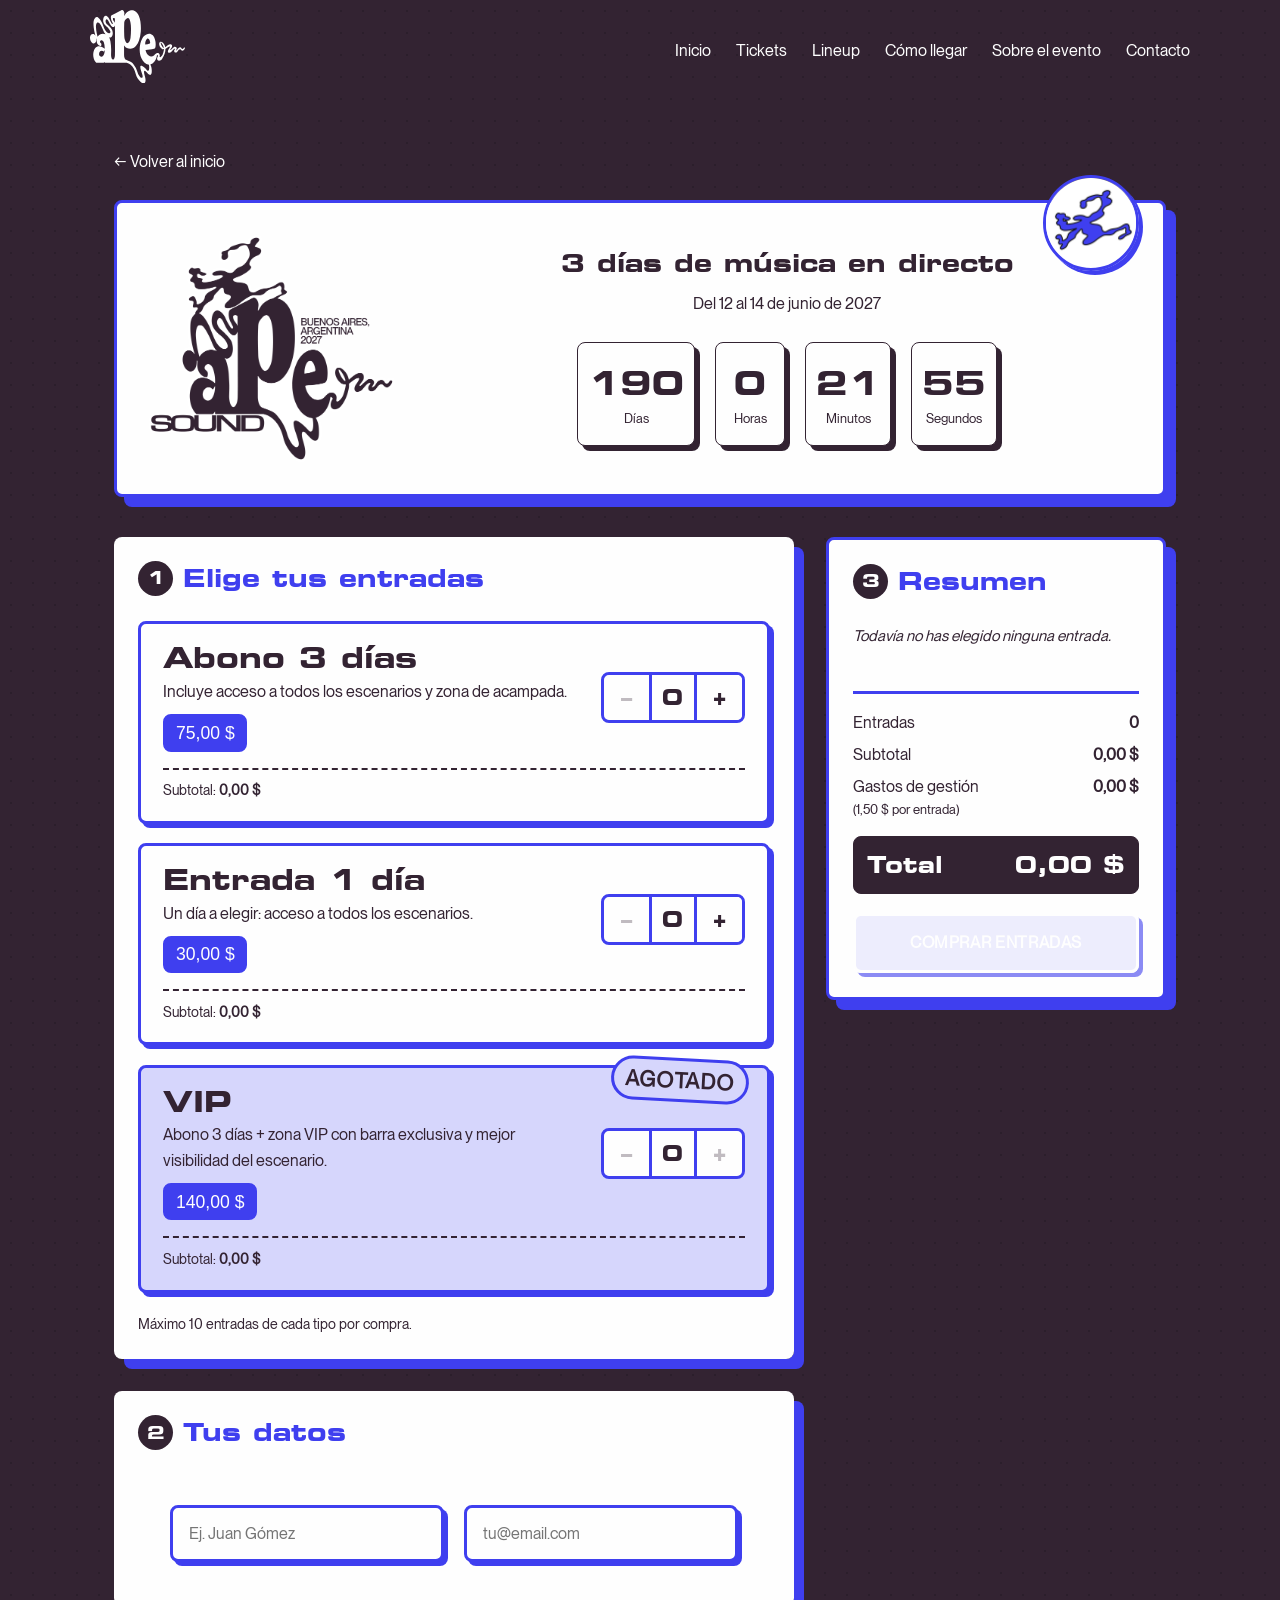
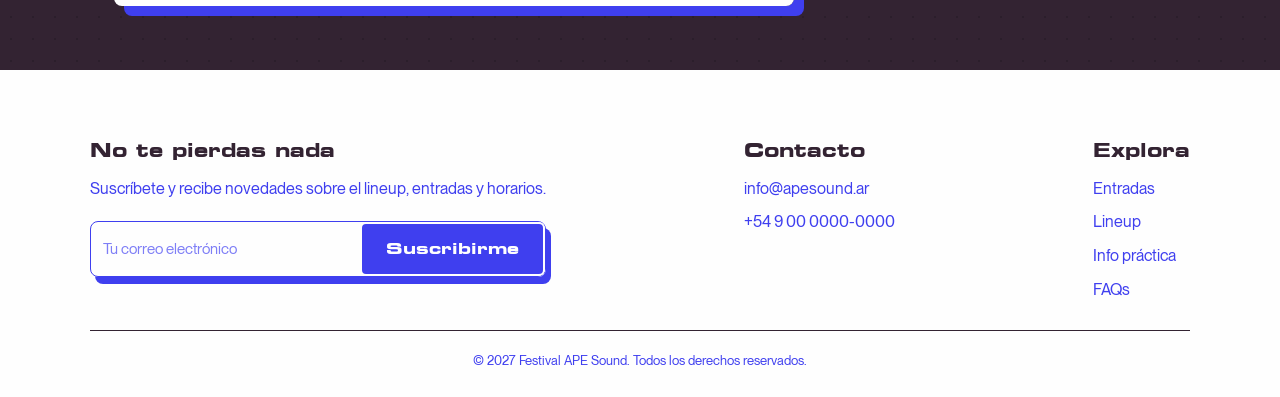
<file: tickets/index.html>
<!doctype html>
<html lang="es">
    <head>
        <meta charset="UTF-8" />
        <meta name="viewport" content="width=device-width, initial-scale=1.0" />
        <title>APE Sound - Tickets</title>
        <meta name="description" content="Festival APE Sound: 3 días de música en directo con 20 artistas y bandas. Consulta el lineup, los horarios, cómo llegar y consigue tu entrada."/>
    <link rel="shortcut icon" href="../assets/image/favicon_white.png" type="image/x-icon" />

        <link rel="stylesheet" href="../assets/css/style.css" />
        <link rel="stylesheet" href="../assets/css/tickets.css" />
    </head>
    <body>
        <!-- NAV -->
        <nav class="navbar">
            <div class="nav-container">
                <div class="logo">
                    <svg
                        width="500"
                        viewBox="0 0 500 386"
                        fill="none"
                        xmlns="http://www.w3.org/2000/svg"
                    >
                        <path
                        d="M447.971 204.618C448.177 203.698 445.389 203.362 444.534 203.754C440.211 205.739 437.573 209.055 434.555 212.58L428.411 219.761C425.606 223.039 421.049 224.695 416.947 224.95C413.289 225.179 410.651 222.855 410.135 219.392C409.495 215.094 411.039 211.025 413.516 207.488C416.78 202.83 423.003 194.165 420.302 192.268C417.681 190.428 409.597 195.629 405.696 198.674L396.938 205.509L396.955 210.235C396.973 215.013 395.83 219.625 394.626 224.245C391.501 236.251 386.749 247.554 379.209 257.334C375.355 262.334 370.333 265.928 364.111 266.646C358.611 267.282 354.212 263.96 353.373 258.52C352.444 252.493 354.608 246.865 358.146 241.629C357.354 239.273 355.315 237.309 352.729 237.021L350.2 249.634C345.357 266.055 334.413 281.774 317.427 286.683C322.429 295.101 324.411 304.281 324.946 313.896C325.409 322.228 325.907 337.59 319.614 340.859C312.071 344.781 303.68 333.953 297.91 327.964L292.55 322.4C291.201 321 288.721 319.95 286.653 319.957C282.714 322.848 284.72 333.202 286.462 339.358L288.981 348.264C291.849 358.399 294.932 373.694 289.567 382.198C284.766 389.809 272.809 384.774 265.547 377.76C253.983 366.591 244.81 352.598 240.742 336.767C235.562 316.607 228.928 300.355 212.247 287.046C206.476 282.695 200.217 279.835 192.947 278.171L77.2408 278.194L77.1751 272.124L72.504 278.278L32.9169 278.27C26.6342 272.722 21.503 262.758 19.4197 254.639C14.5473 235.649 16.2276 215.891 27.6687 199.987C41.8689 184.843 62.5991 191.393 77.1408 204.495C77.788 192.962 76.3577 181.242 72.5312 170.044C70.3664 163.71 65.0896 157.338 58.854 159.102C55.1346 160.155 52.8784 163.33 52.4297 166.502C51.7796 171.088 55.0046 172.784 57.8995 175.558C61.0058 178.628 60.3443 185.995 58.3338 189.779C52.5397 190.709 47.1757 187.274 43.1906 183.35C39.2412 179.459 37.3122 174.659 35.9376 169.291C34.6087 164.102 34.6902 158.852 35.3375 153.394C35.4975 152.043 35.6747 150.872 33.9857 149.98L33.3985 155.97C32.7998 162.081 31.4123 168.137 27.17 172.485C23.5721 176.172 18.4067 177.225 13.7156 174.951C-0.11019 168.249 -5.09984 141.488 6.34406 129.535C9.85339 125.868 14.9016 124.79 19.5826 126.868C23.5949 128.649 25.9812 131.846 28.6574 135.439C28.2859 132.926 27.3643 130.863 26.6856 128.511C23.2448 116.593 21.1158 104.737 19.5298 92.3685C18.2109 82.0795 17.8594 72.0876 18.6296 61.8785C19.2126 54.1593 21.736 47.6156 26.5913 41.8247C30.6793 36.948 36.7863 35.2267 42.3833 39.0521C46.4784 41.8504 49.972 45.5501 52.8241 49.7211C54.6002 52.318 56.3877 54.7935 57.8695 57.5589C60.2986 62.0957 62.8748 66.4567 64.7852 71.2205L71.5953 88.1975C76.5092 100.448 80.8616 112.047 92.3526 120.154C96.1234 122.814 100.9 123.357 104.948 121.032C107.313 119.673 107.752 116.258 107.2 113.628C105.921 107.543 102.418 102.742 98.4782 98.0723C94.5317 93.3941 89.7692 90.1145 85.2054 86.0377C78.7511 80.2739 73.2642 73.416 70.6408 65.0982C67.8002 56.0933 69.0762 41.9333 75.0217 34.454C78.1438 30.5258 83.2306 29.5559 87.7145 31.9413C94.7774 35.6981 99.5599 42.8646 102.831 50.2968C106.203 57.9589 110.282 64.874 114.923 71.7919C115.843 73.1632 118.577 74.1345 119.669 72.9246C120.877 71.5848 120.026 69.3464 119.318 67.9708L113.864 57.3689C108.993 47.9013 107.907 31.3385 114.096 28.116L135.22 17.1156L167.236 0.595714C173.507 -2.6397 182.318 7.76504 180.646 20.6395L179.361 30.5358C179.3 31.0143 179.923 31.2514 180.196 30.8529C181.498 28.9502 182.638 27.2589 183.708 25.2591C186.376 20.2739 189.872 15.68 194.303 12.1618C199.397 8.11643 204.71 4.6839 210.92 2.93692C232.707 -3.19393 249.199 11.7047 257.433 31.1386C267.58 55.0935 269.232 89.3774 267.113 115.355C265.854 130.776 262.988 145.381 257.974 160.004C254.613 169.803 249.835 178.7 243.488 186.807C231.035 202.711 212.63 209.19 194.012 199.933C189.042 197.462 184.577 194.386 181.516 189.668C180.867 188.668 180.623 187.48 179.273 186.863L179.329 236.708C179.339 245.633 181.863 259.51 189.784 262.534L200.983 266.811C207.779 269.406 214.65 271.74 220.202 276.46C224.257 279.907 227.206 283.871 230.4 288.04C238.973 299.233 245.384 311.439 249.138 325.061C251.57 333.882 255.383 341.755 260.73 349.157C262.636 351.796 265.144 354.045 267.725 356.065C269.132 357.167 271.651 357.404 273.21 356.898C279.237 354.948 276.935 344.372 274.731 337.708L268.712 319.513C266.473 312.742 264.81 306.064 264.6 298.989C264.558 297.612 265.616 295.798 266.332 295.014C269.306 291.757 276.631 295.665 281.29 299.181C288.149 304.353 294.159 310.211 299.937 316.616C301.401 318.239 303.372 320.296 305.896 319.896C313.28 318.727 312.131 297.111 310.025 287.957C291.128 285.933 278.321 270.982 270.794 254.322C265.084 241.686 262.416 228.25 261.602 214.367L261.453 203.749C262.161 184.521 266.437 165.789 275.801 148.937C278.296 144.448 281.25 140.817 284.721 137.121C297.293 123.74 317.381 119.025 330.448 132.908C336.387 139.217 339.86 147.48 342.338 155.95C345.749 167.609 346.496 179.697 344.971 191.663C344.66 194.108 344.084 196.366 343.2 198.53C342.111 201.195 339.83 203.191 337.053 203.954C329.795 205.948 322.549 207.232 314.954 208.153L293.862 209.92C293.385 209.87 292.399 211.183 292.534 211.772C295.155 223.128 299.782 232.861 309.051 239.798C317.507 246.126 328.596 245.786 336.588 239.098L342.544 233.11C344.733 230.908 347.316 228.656 350.304 227.552C356.375 225.307 363.674 227.464 366.24 233.761C368.761 239.946 365.224 245.748 367.308 247.544C370.673 250.445 378.766 241.423 381.809 235.612C385.45 227.104 387.742 218.227 389.212 209.013L389.047 207.639C388.869 206.168 383.091 208.223 377.727 204.197C368.075 196.953 360.959 182.597 365.372 171.898C366.849 168.316 370.15 166.526 373.878 167.276C376.327 167.769 378.762 168.737 380.736 170.257C389.022 176.639 394.516 185.396 396.503 196.099C404.917 189.072 414.898 178.745 425.169 180.042C428.848 180.506 431.469 182.963 431.96 186.753C432.4 190.139 432.295 194.893 430.158 197.744L422.787 207.579C422.162 208.413 421.887 210.105 422.328 211.109C426.67 210.056 428.908 206.426 431.947 203.822L440.633 196.38C444.81 192.801 451.443 193.415 455.009 197.77C457.343 200.62 456.887 204.738 455.074 207.648L451.442 213.474C455.49 215.228 459.542 208.87 462.171 204.517C464.281 201.023 467.416 198.427 471.207 197.033C475.325 195.519 479.375 197.424 481.595 201.227C482.525 202.821 483.939 204.625 485.357 204.982C487.464 205.514 490.07 204.799 491.234 203.168L494.101 199.156C494.994 197.906 496.598 197.17 497.913 197.584C503.27 199.276 497.419 209.135 490.473 213.631C487.455 215.586 483.388 213.569 481.181 211.533L477.591 208.223C476.163 206.906 474.452 206.112 472.357 206.979C465.23 209.927 464.867 214.896 458.536 220.558C454.985 223.733 449.275 225.183 445.334 221.874C441.584 218.722 442.414 212.86 445.169 209.25C446.276 207.799 447.525 206.589 447.966 204.619L447.971 204.618ZM126.997 60.5458C128.759 63.0056 129.958 65.0468 130.955 67.7665L130.829 45.5486C130.809 42.0461 125.984 41.1633 123.518 41.929C121.359 42.5989 120.3 43.5331 120.363 45.7686C120.469 49.4925 121.673 53.1093 123.858 56.1591L126.999 60.5444L126.997 60.5458ZM199.014 174.291C207.319 171.254 212.226 155.15 213.329 145.791C215.954 123.516 216.507 101.272 214.889 78.8812C214.083 67.718 209.887 40.082 198.807 41.799C194.88 42.4075 192.36 44.8616 189.908 47.5399C179.954 58.4103 180.469 61.3986 179.972 74.9573C179.299 93.2984 179.566 111.25 180.076 129.585L180.293 137.394C180.426 142.187 180.909 146.701 182.015 151.36C184.194 160.532 190.037 177.573 199.014 174.289V174.291ZM120.186 261.157C123.394 261.803 125.417 259.08 126.814 256.625C130.609 249.957 131.147 242.44 131.245 234.785L131.515 213.753L131.441 112.667L131.077 81.2739C129.748 83.6522 128.766 86.0491 127.024 87.8889C122.269 92.9142 115.456 88.346 110.929 82.5066C105.295 75.2387 101.136 67.3023 97.4094 58.8817C94.636 52.6137 89.3691 45.4658 85.2925 49.9496C78.4739 57.4489 83.1678 69.1364 91.2981 76.3372C99.7428 83.8179 114.549 97.7851 117.514 107.38C121.037 118.786 121.215 134.375 112.786 142.294C108.956 145.891 103.757 146.546 99.5342 143.389L103.198 149.243C106.924 160.421 109.433 172.932 110.092 184.68L111.131 203.227C111.718 213.711 111.145 223.928 110.912 234.461C110.712 243.504 113.064 259.721 120.189 261.154L120.186 261.157ZM81.5417 127.988L77.7166 122.968C72.4683 116.081 68.5003 102.813 63.4121 92.827C59.3741 84.9006 55.4847 77.2171 49.8963 70.1678C47.3458 66.9495 42.0803 64.5154 38.1009 66.3453C32.3368 68.995 31.0094 83.6108 31.3952 91.4415C31.9239 102.153 33.5556 114.698 35.9462 125.007L39.747 141.4C49.3476 126.395 66.5013 120.243 81.5403 127.988H81.5417ZM314.939 175.692C316.824 174.951 316.774 173.115 316.527 171.531C315.476 164.797 313.848 158.412 309.411 153.309C306.759 150.257 302.541 149.606 299.383 152.447C292.666 158.491 290.008 171.69 290.591 181.277C299.37 180.786 307.265 178.715 314.939 175.694V175.692ZM387.725 199.637C388.269 198.383 388.319 196.843 387.971 195.626C385.875 188.315 382.255 181.919 377.728 175.898C376.28 173.971 374.864 172.598 372.55 171.41C372.182 173.609 372.322 175.196 372.962 177.009C375.532 184.283 380.829 195.146 387.723 199.637H387.725ZM51.9682 242.207C54.553 244.846 57.2222 246.264 60.9644 245.967C73.2599 244.988 77.688 223.666 77.1579 211.017L73.0284 218.352C72.737 218.871 71.4067 218.969 70.8637 218.69C66.5785 212.793 58.2138 212.644 53.3256 217.792C46.617 223.978 45.4825 235.585 51.9682 242.207Z"
                        fill="#FEFEFE"
                        />
                    </svg>
                </div>
                <button class="nav-toggle" id="navToggle">☰</button>
                <ul class="nav-menu" id="navMenu">
                <li><a href="../#inicio">Inicio</a></li>
                <li><a href="#formulario-compra">Tickets</a></li>
                <li><a href="../#lineup">Lineup</a></li>
                <li><a href="../#info-practica">Cómo llegar</a></li>
                <li><a href="../#faqs">Sobre el evento</a></li>
                <li><a href="#contacto">Contacto</a></li>
                </ul>
            </div>
        </nav>
        <main class="pagina">
            <!-- CABECERA -->
            <div class="back-page">
                <a href="../" rel="noopener noreferrer">← Volver al inicio</a>
            </div>
            <div class="cabecera">
                <div class="hero-content content">
                    <div class="image-content" data-aos="fade-right">
                    <h1>
                        APE Sound - Argentina
                        <img
                        src="../assets/image/logo_tickets.png"
                        alt="APE Sound - Argentina"
                        />
                    </h1>
                    </div>
                    <div class="info-fest" data-aos="fade-left">
                    <h2>3 días de música en directo</h2>
                    <p>Del 12 al 14 de junio de 2027</p>
                    <div class="countdown" id="countdown">
                        <div class="countdown-item">
                        <span id="dias">00</span>
                        <p>Días</p>
                        </div>
                        <div class="countdown-item">
                        <span id="horas">00</span>
                        <p>Horas</p>
                        </div>
                        <div class="countdown-item">
                        <span id="minutos">00</span>
                        <p>Minutos</p>
                        </div>
                        <div class="countdown-item">
                        <span id="segundos">00</span>
                        <p>Segundos</p>
                        </div>
                    </div>
                    </div>
                </div>

                <div class="pegatina" aria-hidden="true">
                    <img src="../assets/image/favicon_white.png" alt="APE Sound">
                </div>
            </div>

            <!-- COMPONENTE DE COMPRA -->
            <form class="compra" id="formulario-compra" novalidate>
                <div class="compra__principal">
                    <!-- ---------- 1. Tipos de entrada ---------- -->
                    <fieldset class="bloque">
                        <h3 class="bloque__titulo"><span>1</span> Elige tus entradas</h3>

                        <!-- Cada entrada guarda su precio en el atributo data-precio.
                         El JavaScript lo lee para hacer los cálculos. -->
                        
                        <article
                            class="entrada entrada--azul"
                            data-precio="75"
                            data-nombre="Abono 3 días"
                            >
                            <div class="entrada__info">
                                <h2 class="entrada__nombre">Abono 3 días</h2>
                                <p class="entrada__descripcion">
                                    Incluye acceso a todos los escenarios y zona de acampada.
                                </p>
                                <p class="entrada__precio">75,00 $</p>
                            </div>
                            <div class="entrada__controles">
                                <button
                                    type="button"
                                    class="contador__boton contador__boton--menos"
                                    aria-label="Quitar un abono de 3 días">
                                    −
                                </button>
                                <span class="contador__cantidad" aria-live="polite">0</span>
                                <button
                                    type="button"
                                    class="contador__boton contador__boton--mas"
                                    aria-label="Añadir un abono de 3 días">
                                    +
                                </button>
                            </div>
                            <p class="entrada__subtotal">Subtotal: <strong>0,00 $</strong></p>
                        </article>

                        <article
                            class="entrada entrada--amarilla"
                            data-precio="30"
                            data-nombre="Entrada de día"
                            >
                            <div class="entrada__info">
                                <h2 class="entrada__nombre">Entrada 1 día</h2>
                                <p class="entrada__descripcion">
                                    Un día a elegir: acceso a todos los escenarios.
                                </p>
                                <p class="entrada__precio">30,00 $</p>
                            </div>
                            <div class="entrada__controles">
                                <button
                                    type="button"
                                    class="contador__boton contador__boton--menos"
                                    aria-label="Quitar una entrada de día">
                                    −
                                </button>
                                <span class="contador__cantidad" aria-live="polite">0</span>
                                <button
                                    type="button"
                                    class="contador__boton contador__boton--mas"
                                    aria-label="Añadir una entrada de día">
                                    +
                                </button>
                            </div>
                            <p class="entrada__subtotal">Subtotal: <strong>0,00 $</strong></p>
                        </article>

                        <article
                            class="entrada entrada--rosa entrada--agotada"
                            data-precio="140"
                            data-nombre="VIP"
                            data-agotado="true">
                            <span class="entrada__destacado">Agotado</span>
                            <div class="entrada__info">
                                <h2 class="entrada__nombre">VIP </h2>
                                <p class="entrada__descripcion">
                                    Abono 3 días + zona VIP con barra exclusiva y mejor visibilidad del escenario.
                                </p>
                                <p class="entrada__precio">140,00 $</p>
                            </div>
                            <div class="entrada__controles">
                                <button
                                    type="button"
                                    class="contador__boton contador__boton--menos"
                                    aria-label="Quitar una entrada VIP" disabled>
                                    −
                                </button>
                                <span class="contador__cantidad" aria-live="polite">0</span>
                                <button
                                    type="button"
                                    class="contador__boton contador__boton--mas"
                                    aria-label="Añadir una entrada VIP" disabled>
                                    +
                                </button>
                            </div>
                            <p class="entrada__subtotal">Subtotal: <strong>0,00 $</strong></p>
                        </article>

                        <p class="bloque__nota">Máximo 10 entradas de cada tipo por compra.</p>
                    </fieldset>

                    <!-- ---------- 2. Datos de la compra ---------- -->
                    <fieldset class="bloque">
                        <h3 class="bloque__titulo"><span>2</span> Tus datos</h3>

                        <div class="campos">
                            <div class="campo">
                                <label for="nombre">Nombre y apellidos</label>
                                <input
                                    type="text"
                                    id="nombre"
                                    name="nombre"
                                    placeholder="Ej. Juan Gómez"
                                    autocomplete="name" />
                            </div>
                            <div class="campo">
                                <label for="email">Email</label>
                                <input
                                    type="email"
                                    id="email"
                                    name="email"
                                    placeholder="tu@email.com"
                                    autocomplete="email" />
                            </div>
                        </div>
                    </fieldset>
                </div>

                <!-- ---------- 3. Resumen y total ---------- -->
                <aside class="resumen" aria-labelledby="resumen-titulo">
                    <h2 class="resumen__titulo" id="resumen-titulo"><span>3</span> Resumen</h2>

                    <!-- El JavaScript rellena esta lista con las entradas elegidas -->
                    <ul class="resumen__lista" id="resumen-lista">
                        <li class="resumen__vacio">Todavía no has elegido ninguna entrada.</li>
                    </ul>

                    <dl class="resumen__cuentas">
                        <div class="resumen__fila">
                            <dt>Entradas</dt>
                            <dd id="total-entradas">0</dd>
                        </div>
                        <div class="resumen__fila">
                            <dt>Subtotal</dt>
                            <dd id="subtotal">0,00 $</dd>
                        </div>
                        <div class="resumen__fila">
                            <dt>Gastos de gestión <small>(1,50 $ por entrada)</small></dt>
                            <dd id="gastos">0,00 $</dd>
                        </div>
                        <div class="resumen__fila resumen__fila--total">
                            <dt>Total</dt>
                            <dd id="total">0,00 $</dd>
                        </div>
                    </dl>

                    <button type="submit" class="boton boton--rosa" id="boton-comprar" disabled>
                        Comprar entradas
                    </button>

                    <!-- Aquí aparecen los avisos de error o de compra realizada -->
                    <p class="mensaje" id="mensaje" role="status" aria-live="polite"></p>
                </aside>
            </form>
        </main>
        <!-- FOOTER (newsletter + contacto) -->
        <footer id="contacto" class="footer">
        <div class="footer-top">
            <div class="footer-newsletter">
            <h3>No te pierdas nada</h3>
            <p>
                Suscríbete y recibe novedades sobre el lineup, entradas y horarios.
            </p>
            <form class="newsletter-form">
                <input type="email" placeholder="Tu correo electrónico" required />
                <button type="submit" class="btn">Suscribirme</button>
            </form>
            </div>

            <div class="footer-col">
            <h3>Contacto</h3>
            <p><a href="mailto:info@apesound.ar">info@apesound.ar</a></p>
            <p><a href="tel:+5490000000000">+54 9 00 0000-0000</a></p>
            </div>

            <div class="footer-col">
            <h3>Explora</h3>
            <p><a href="/apesound/tickets/">Entradas</a></p>
            <p><a href="#lineup">Lineup</a></p>
            <p><a href="#info-practica">Info práctica</a></p>
            <p><a href="#faqs">FAQs</a></p>
            </div>
        </div>

        <div class="footer-bottom">
            <p>&copy; 2027 Festival APE Sound. Todos los derechos reservados.</p>
        </div>
        </footer>

        <script src="../assets/js/tickets.js"></script>
        <script src="../assets/js/script.js"></script>
    </body>
</html>
</file>
<file: assets/css/style.css>
@font-face {
    font-family: "Eurostile LT Extended";
    src: url('../fonts/EurostileLT-BoldExtendedTwo.woff2') format('woff2'),
        url('../fonts/EurostileLT-BoldExtendedTwo.woff') format('woff');
    font-weight: bold;
    font-style: normal;
    font-display: swap;
}

@font-face {
  font-family: "PP Neue Montreal";
  src: url("../fonts/PPNeueMontreal-Regular.woff2") format("woff2"),
       url("../fonts/PPNeueMontreal-Regular.woff") format("woff");
  font-weight: normal;
  font-style: normal;
}
:root {
  --font-regular: "PP Neue Montreal";
  --font-titles: "Eurostile LT Extended";
  --white: #FEFEFE;
  --purple: #332332;
  --blue: #3F3FEF;
}

/* Esta propiedad, hace que el scroll entre secciones cuando haces click en el menú sea más suave */
html {
  scroll-behavior: smooth;
}

*,
*::before,
*::after {
    margin: 0;
    padding: 0;
    box-sizing: border-box;
}

body {
  font-family: var(--font-regular), Helvetica, sans-serif;
  background-color: var(--purple);
  color: var(--white);
  line-height: 1.6;
  background-image: radial-gradient(rgb(0, 0, 0, 0.15) 1.5px, transparent 1.5px);
  background-size: 22px 22px;
}

h1, h2, h3 {
  margin-bottom: 15px;
  font-family: var(--font-titles), Helvetica, sans-serif ;
  line-height: 1.1;
}

a {
  color: var(--white);
  text-decoration: none;
}

.btn {
  display: inline-block;
  background-color: var(--blue);
  font-family: var(--font-titles), Helvetica, sans-serif ;
  color: #fff;
  padding: 12px 24px;
  border: none;
  border-radius: 6px;
  cursor: pointer;
  font-size: 16px;
}

.btn-outline {
  background-color: transparent;
  border: 2px solid var(--blue);
  color: var(--color-texto);
}

/* NAVBAR */


.navbar {
  background-color: transparent;
  transition: background-color ease-in-out .3s;
  position: sticky;
  top: 0;
  z-index: 10;
}

.nav-container {
  max-width: 1100px;
  margin: 0 auto;
  padding: 10px 0px;
  display: flex;
  justify-content: space-between;
  align-items: center;
}


.logo svg {
  width: 95px;
}

.nav-toggle {
  display: none;
  background: none;
  border: none;
  color: var(--white);
  font-size: 26px;
  cursor: pointer;
}

.nav-menu {
  display: flex;
  list-style: none;
  gap: 25px;
}

.nav-menu a:hover {
  color: var(--blue);
}

.navbar.navbar-scrolled {
  background-color: var(--white);
  box-shadow: 0 2px 10px rgba(0, 0, 0, 0.08);
}

.navbar.navbar-scrolled .logo svg path {
    fill: var(--blue);
}

.navbar.navbar-scrolled .nav-menu a {
  color: var(--purple);
}

.navbar.navbar-scrolled .nav-menu a:hover {
  color: var(--blue);
}

.content {
  max-width: 1100px;
  margin: 0 auto;
  padding: 10px 0px;
}

/* HERO */
.hero {
  min-height: 70vh;
  display: flex;
  align-items: center;
  justify-content: center;
  text-align: center;
}

.hero .hero-content {
    display: flex;
    width: 100%;
    margin: 0 auto;
    justify-content: space-between;
    align-items: center;
    padding: 45px 0;
}

.hero .hero-content .image-content, 
.hero .hero-content .info-fest {
    width: 50%;
}

.hero h1 {
  font-size: 0px;
}

.hero h1 img {
  width: 100%;
  height: auto;
}

.hero h2 {
  font-weight: normal;
  color: var(--color-secundario);
  font-size: 18px;
}

.hero p {
  margin-bottom: 25px;
}


.countdown {
  display: flex;
  justify-content: center;
  gap: 20px;
  margin-bottom: 30px;
}

.countdown-item {
    background-color: var(--white);
    color: var(--blue);
    border: 1px solid var(--blue);
    border-radius: 8px;
    padding: 15px 10px;
    min-width: 70px;
    box-shadow: 5px 5px 0px var(--blue);
}

.countdown-item span {
  display: block;
  font-size: 32px;
  font-weight: bold;
  font-family: var(--font-titles) ;
}

.countdown-item p {
  margin: 0;
  font-size: 13px;
  font-family: var(--font-regular);
}

/* SECCIONES GENERALES */
.section {
  /* max-width: 1100px; */
  margin: 0 auto;
  padding: 60px 20px;
}

.section.alt {
  background-color: var(--color-fondo-alt);
  max-width: 100%;
}

.section.alt > * {
  max-width: 1100px;
  margin-left: auto;
  margin-right: auto;
}

/* INFO (fechas y lugar) */
#info-practica {
  background-color: var(--white);
  color: var(--purple);
}
.info-grid {
  display: flex;
  flex-wrap: wrap;
  gap: 20px;
}

.info-card {
flex: 1;
    min-width: 250px;
    padding: 25px;
    border-radius: 8px;
    background-color: var(--white);
    border: 1px solid var(--purple);
    box-shadow: 5px 5px 0px var(--purple);
}

.info-card img {
    width: 40px;
}

/* ENTRADAS */

#entradas {
  background-color: var(--white);
  color: var(--purple);
}

.tickets-grid {
  display: flex;
  flex-wrap: wrap;
  gap: 20px;
}

.ticket-card {
  flex: 1;
  min-width: 250px;
  background-color: var(--purple);
  color: var(--white);
  border: 1px solid var(--color-borde);
  border-radius: 8px;
  padding: 25px;
  text-align: center;
  box-shadow: none;
  transition: all .3s ease-in-out;
  position: relative;
}

.ticket-card:hover {
  transition: all .3s ease-in-out;
  box-shadow: 5px 5px 0px var(--blue);
}

.price {
  font-size: 32px;
  font-family: var(--font-titles) ;
  margin: 10px 0 20px;
}

.detalle {
  margin-top: 15px;
  font-size: 14px;
}

.hidden {
  display: none;
}

.nota {
  margin-top: 30px;
  text-align: center;
  font-size: 14px;
}

/* PROGRAMA */
.dia {
  margin-bottom: 30px;
  padding-bottom: 20px;
  border-bottom: 1px solid var(--color-borde);
}

.dia h3 {
  color: var(--color-primario);
}

/* DISPONIBILIDAD (entradas) */
.disponibilidad {
    font-size: 15px;
    position: absolute;
    top: -10px;
    right: -10px;
    background: red;
    padding: 5px 10px;
    border-radius: 5px;
    transform: rotate(10deg);
    color: var(--white);
}

.disponibilidad.disponible {
    background-color: var(--blue);
}

.disponibilidad.pocas {
    background-color: #7e7ef6;
}

.disponibilidad.agotado {
    background-color: #d6d6fc;
    color: var(--purple);
}

.btn-comprar {
  display: block;
  margin-top: 15px;
}

.ticket-card .btn {
    width: 100%;
}

/* LINEUP */
.lineup-grid {
    display: flex;
    gap: 12px;
    margin: 30px 0 40px;
    justify-items: start;
    flex-wrap: wrap;
    justify-content: center;
    align-items: center;
}

.artista-box {
    background-color: var(--white);
    border: 1px solid var(--blue);
    border-radius: 100px;
    padding: 10px 25px;
    text-align: center;
    font-weight: bold;
    color: var(--blue);
    box-shadow: 3px 3px 0px var(--blue);
    font-family: var(--font-titles);
}

.programa-titulo {
  margin-top: 20px;
}

.dias {
    display: flex;
    gap: 20px;
    flex-wrap: wrap;
    justify-content: space-between;
    margin-top: 45px;
}

.dia h3 .icon-calendar {
    display: block;
}

.dia h3 .icon-calendar img {
    width: 40px;
}


/* FAQS */
.faq-item {
    border-bottom: 1px solid var(--blue);
    background: #fff;
    color: var(--purple);
    margin-bottom: 15px;
    padding: 15px;
    border-radius: 8px;
    box-shadow: 3px 3px 0px var(--blue);
}

.faq-item summary {
  font-size: 17px;
  cursor: pointer;
  font-family: var(--font-titles);
}

.faq-item p {
  margin-top: 10px;
}

/* GALERÍA */
/* .nota-galeria {
  font-size: 13px;
  margin-bottom: 20px;
  opacity: 0.7;
} */

.galeria-grid {
  display: grid;
  grid-template-columns: repeat(auto-fill, minmax(180px, 1fr));
  gap: 12px;
  margin-top: 35px;
}

.galeria-grid img {
  width: 100%;
  height: 160px;
  object-fit: cover;
  border-radius: 6px;
  display: block;
}


/* PATROCINADORES */
.sponsors-marquee {
  overflow: hidden;
  width: 100%;
}
 
.sponsors-track {
  display: flex;
  gap: 20px;
  width: max-content;
  animation: desplazar-marquesina 25s linear infinite;
}
 
/* Al pasar el ratón por encima, se detiene (más fácil de leer) */
.sponsors-marquee:hover .sponsors-track {
  animation-play-state: paused;
}
 
.sponsor-box img {
    width: 100%;
}

.sponsor-box {
    width: 135px;
    display: flex;
    align-content: center;
    align-items: center;
    justify-content: center;
    margin: 0 30px;
}
 
@keyframes desplazar-marquesina {
  from {
    transform: translateX(0);
  }
  to {
    /* Como hemos duplicado los logos, al desplazar un 50% del ancho
       total volvemos a la posición inicial sin que se note el salto */
    transform: translateX(-50%);
  }
}

/* GALERÍA */
 
/* Efecto Pinterest: el navegador reparte las fotos en columnas
   de unos 220px de ancho (el número de columnas se adapta solo). */
.galeria-masonry {
  column-width: 220px;
  column-gap: 12px;
}
 
.galeria-masonry a {
  display: block;
  margin-bottom: 12px;
  break-inside: avoid;   /* evita que una foto se corte entre dos columnas */
  overflow: hidden;
  border-radius: 8px;
}
 
.galeria-masonry img {
  width: 100%;
  height: auto;
  display: block;
  transition: transform 0.3s ease, opacity 0.3s ease;
}
 
.galeria-masonry a:hover img {
  transform: scale(1.05);
  opacity: 0.9;
}

/* MODAL */
.modal-overlay {
  position: fixed;
  top: 0;
  left: 0;
  right: 0;
  bottom: 0;
  background-color: rgba(0, 0, 0, 0.6);
  display: flex;
  align-items: center;
  justify-content: center;
  z-index: 50;
}
 
.modal-overlay.hidden {
  display: none;
}
 
.modal-box {
    background-color: var(--white);
    color: var(--blue);
    border-radius: 10px;
    padding: 80px;
    max-width: 400px;
    width: 90%;
    text-align: center;
    position: relative;
    box-shadow: 5px 7px 0px var(--blue);
}
 
.modal-cerrar {
  position: absolute;
  top: 10px;
  right: 15px;
  background: none;
  border: none;
  font-size: 20px;
  font-family: var(--font-titles);
  cursor: pointer;
}

/* FOOTER */
.footer {
    background-color: var(--white);
    color: var(--blue);
    padding: 70px 20px 25px;
    overflow: hidden;
}

.footer-top {
  max-width: 1100px;
  margin: 0 auto;
  display: flex;
  flex-wrap: wrap;
  gap: 40px;
  justify-content: space-between;
}

.footer h2,
.footer h3 {
  color: var(--purple);
}

.footer a {
  color: var(--blue);
}

.footer a:hover {
  color: var(--purple);
}

.footer-newsletter p {
  margin-bottom: 20px;
}

.footer-col p {
  margin-bottom: 8px;
}

/* Formulario */
.newsletter-form {
    display: flex;
    flex-wrap: wrap;
    gap: 8px;
    box-shadow: 5px 7px 0px var(--blue);
    border: 1px solid var(--blue);
    border-radius: 8px;
}

.newsletter-form input {
flex: 1;
    min-width: 180px;
    padding: 12px;
    border: 0;
    background-color: transparent;
    color: var(--blue);
    font-size: 15px;
    font-family: var(--font-regular);
}

.newsletter-form input::placeholder {
  color: #7e7ef6;
}

.newsletter-form input:focus {
  outline: none;
  border-color: var(--color-secundario);
}

.newsletter-form .btn {
    color: var(--white);
    border: 2px solid var(--white);
}


/* Línea inferior */
.footer-bottom {
    max-width: 1100px;
    margin: 0 auto;
    border-top: 1px solid var(--purple);
    padding-top: 20px;
    font-size: 13px;
    text-align: center;
    margin-top: 20px;
}

/* RESPONSIVE */
@media (max-width: 700px) {
  .nav-toggle {
    display: block;
  }

  .nav-menu {
    display: none;
    flex-direction: column;
    position: absolute;
    top: 60px;
    right: 0;
    background-color: var(--white);
    color: var(--blue);
    width: 200px;
    padding: 20px;
    border: 1px solid var(--color-borde);
  }

  .nav-menu.active {
    display: flex;
  }

  .nav-menu a {
    color: var(--blue);
  }
  .navbar.navbar-scrolled .nav-toggle {
    color: var(--blue);
  }
  .hero .hero-content {
    flex-direction: column;
  }
  .hero .hero-content .image-content, 
  .hero .hero-content .info-fest {
    width: 80%;
  }
  .countdown-item {
    padding: 8px;
    min-width: 80px;
  }
  .countdown-item span {
    font-size: 20px;
  }
  .nav-container {
    padding: 10px 20px;
    align-items: flex-start;
  }

  .artista-box {
      padding: 10px;
      font-size: 14px;
  }

  .content {
      width: 90%;
  }

  .footer-top {
    grid-template-columns: 1fr;
    gap: 30px;
  }

  .footer-newsletter,
  .footer-col {
    flex: 1 1 100%;
  }
  

}
</file>
<file: assets/css/tickets.css>
/* =========================================================
   MIAUFEST · Componente de compra de entradas
   Estilo neo-brutalista (mismo sistema que Cool Cats):
   bordes gruesos, sombras duras sin desenfoque y colores planos.
   CSS puro: variables, flexbox y media queries.
   ========================================================= */

/* ---------- 1. VARIABLES ---------- */
:root {
    /* Colores de acento */

    --green: #3ddc97;
    --red: #e63946;

    /* Base */
    --surface-2: rgb(63, 63, 239, 0.15);

    /* Firma neo-brutalista */
    --border: 3px solid var(--blue);
    --shadow-sm: 4px 4px 0 var(--blue);
    --shadow: 6px 6px 0 var(--blue);
    --shadow-lg: 10px 10px 0 var(--blue);

    --font-display: "Archivo Black", "Arial Black", Impact, sans-serif;
    --font-body: "Space Grotesk", "Segoe UI", Arial, sans-serif;

    --radius: 8px;
    --speed: 0.2s;
}

/* ---------- 2. BASE ---------- */
*,
*::before,
*::after {
    margin: 0;
    padding: 0;
    box-sizing: border-box;
}


button,
input {
    font: inherit;
    color: inherit;
}

:focus-visible {
    outline: 3px dashed var(--blue);
    outline-offset: 3px;
}

.pagina {
    width: 100%;
    max-width: 1100px;
    margin: 0 auto;
    padding: 3rem 1.5rem 4rem;
}
.back-page {
    margin-bottom: 25px;
}
/* ---------- 3. CABECERA ---------- */
.cabecera {
    position: relative;
    margin-bottom: 2.5rem;
    padding: 2rem;
    background: var(--white);
    border: var(--border);
    border-radius: var(--radius);
    box-shadow: var(--shadow-lg);
}

.cabecera .hero-content {
    display: flex;
    gap: 5%;
    flex-wrap: wrap;
    align-content: center;
    align-items: center;
    justify-content: center;
    padding: 0;
}

.cabecera .hero-content .image-content img {
    width: 100%;
}

.cabecera .hero-content h1 {
    margin: 0;
    line-height: normal;
    font-size: 0;
}

.cabecera .hero-content .info-fest {
    width: 70%;
    color: var(--purple);
    text-align: center;
}

.hero-content.content .countdown-item {
    color: var(--purple);
    border-color: var(--purple);
    box-shadow: 5px 5px 0px var(--purple);
}

.cabecera .hero-content .image-content {
    width: 25%;
}

.cabecera .hero-content .info-fest .countdown {
    margin-top: 25px;
    margin-bottom: 0;
}

/* Pegatina giratoria */
.pegatina {
    position: absolute;
    top: -28px;
    right: 24px;
    width: 96px;
    height: 96px;
    display: flex;
    align-items: center;
    justify-content: center;
    font-family: var(--font-display);
    font-size: 1rem;
    text-transform: uppercase;
    border: var(--border);
    border-radius: 50%;
    box-shadow: var(--shadow-sm);
    animation: girar 14s linear infinite;
}

@keyframes girar {
    to {
        transform: rotate(360deg);
    }
}

.pegatina img {
    width: 100%;
}

/* ---------- 4. LAYOUT DEL FORMULARIO (FLEXBOX) ---------- */
.compra {
    display: flex;
    align-items: flex-start;
    gap: 2rem;
}

.compra__principal {
    flex: 1 1 auto;
    display: flex;
    flex-direction: column;
    gap: 2rem;
}

/* ---------- 5. BLOQUES (FIELDSET) ---------- */
.bloque {
display: flex;
    flex-direction: column;
    gap: 1.2rem;
    background: var(--white);
    border: var(--blue);
    border-radius: var(--radius);
    box-shadow: var(--shadow-lg);
    padding: 1.5rem;
}

.bloque__titulo,
.resumen__titulo {
    display: flex;
    align-items: center;
    gap: 0.6rem;
    margin-bottom: 0.4rem;
    padding-right: 0.6rem;
    font-family: var(--font-titles);
    font-size: 1.5rem;
    color: var(--blue);
    width: 100%;
}

/* El número del paso, en un círculo */
.bloque__titulo span,
.resumen__titulo span {
    display: inline-flex;
    align-items: center;
    justify-content: center;
    width: 2.2rem;
    height: 2.2rem;
    font-size: 1.1rem;
    background: var(--purple);
    color: var(--white);
    border-radius: 50%;
}

.bloque__nota {
    font-size: 0.9rem;
    color: var(--purple);
}

/* ---------- 6. TARJETA DE ENTRADA ---------- */
.entrada {
    --acento: var(--blue); /* cada variante cambia solo esta variable */
    position: relative;
    display: flex;
    flex-wrap: wrap;
    align-items: center;
    gap: 1rem 1.5rem;
    padding: 1.2rem 1.4rem;
    background: var(--white);
    border: var(--border);
    border-radius: var(--radius);
    box-shadow: var(--shadow-sm);
    transition:
        transform var(--speed) ease,
        box-shadow var(--speed) ease,
        background-color var(--speed) ease;
}

.entrada--amarilla {
    --acento: var(--blue);
}
.entrada--azul {
    --acento: var(--blue);
}
.entrada--rosa {
    --acento: var(--blue);
    background-color: #d6d6fc;
}

/* Clase que añade el JavaScript cuando la cantidad es mayor que 0 */
.entrada.is-seleccionada {
    background: var(--acento);
    transform: translate(-2px, -2px);
    box-shadow: var(--shadow);
    color: #fff;
    border-color: var(--white);
}

.entrada__info {
    flex: 1 1 260px;
    color: red;
}

.entrada__nombre {
    font-size: 1.75rem;
    margin-bottom: 0.3rem;
    color: var(--purple);
}

.entrada__nombre small {
    font-family: var(--font-body);
    font-size: 0.9rem;
    font-weight: 700;
}

.entrada__descripcion {
    color: var(--purple);
    margin-bottom: 0.6rem;
}

.entrada.is-seleccionada .entrada__descripcion {
    color: var(--white);
}

.entrada__precio {
    display: inline-block;
    padding: 0.1rem 0.6rem;
    font-family: var(--font-display);
    font-size: 1.1rem;
    background: var(--acento);
    border: var(--border);
    border-radius: var(--radius);
    color: var(--white);
}

.entrada.is-seleccionada .entrada__precio {
    background: var(--white);
    color: var(--blue);
}

.entrada.is-seleccionada .entrada__info {
    color: var(--blue);
}

.entrada.is-seleccionada .entrada__nombre {
    color: #FFF;
}

.entrada.is-seleccionada .entrada__subtotal {
    color: var(--white);
    border-color: var(--white);
}

.contador__boton:disabled {
    cursor: not-allowed;
}
/* Etiqueta "Top ventas" */
.entrada__destacado {
    position: absolute;
    top: -10px;
    right: 18px;
    padding: 0.1rem 0.7rem;
    font-weight: 700;
    font-size: 1.35rem;
    text-transform: uppercase;
    letter-spacing: 0.06em;
    background-color: #d6d6fc;
    color: var(--purple);
    border: var(--border);
    border-radius: 999px;
    transform: rotate(3deg);
}

.entrada__subtotal {
    flex-basis: 100%;
    padding-top: 0.6rem;
    border-top: 2px dashed var(--purple);
    font-size: 14px;
    color: var(--purple);
}

/* ---------- 7. CONTADOR (− 0 +) ---------- */
.entrada__controles {
    display: flex;
    align-items: center;
    border: var(--border);
    border-radius: var(--radius);
    background: var(--white);
    overflow: hidden;
}

.contador__boton {
    width: 2.8rem;
    height: 2.8rem;
    font-family: var(--font-titles);
    font-size: 1.4rem;
    line-height: 1;
    background: var(--white);
    border: none;
    cursor: pointer;
    transition: background-color var(--speed) ease;
    color: var(--purple);
}

.contador__boton:hover {
    background: var(--purple);
    color: var(--white);
}

.contador__boton:disabled {
    opacity: 0.3;
    cursor: not-allowed;
    background: var(--white);
}

.contador__cantidad {
    min-width: 3rem;
    text-align: center;
    font-family: var(--font-titles);
    font-size: 1.3rem;
    border-left: var(--border);
    border-right: var(--border);
    line-height: 2.8rem;
    color: var(--purple);
}

/* ---------- 8. CAMPOS DE DATOS ---------- */
.campos {
    display: flex;
    flex-wrap: wrap;
    gap: 1.2rem;
    width: 90%;
    margin: 0 auto;
    margin-bottom: 20px;
}

.campo {
    flex: 1 1 240px;
    display: flex;
    flex-direction: column;
    gap: 0.4rem;
}

.campo label {
    font-weight: 700;
    font-size: 0.9rem;
    text-transform: uppercase;
    letter-spacing: 0.05em;
}

.campo input {
    padding: 0.8rem 1rem;
    background: var(--white);
    border: var(--border);
    border-radius: var(--radius);
    box-shadow: var(--shadow-sm);
    transition:
        box-shadow var(--speed) ease,
        transform var(--speed) ease;
    color: var(--blue);
}

.campo input:focus {
    outline: none;
    transform: translate(-2px, -2px);
    box-shadow: var(--shadow);
}

/* Clase que añade el JavaScript si el campo no es válido */
.campo input.is-error {
    border-color: var(--red);
    box-shadow: 4px 4px 0 var(--red);
}

/* ---------- 9. RESUMEN ---------- */
.resumen {
    flex: 0 0 340px;
    position: sticky; /* se queda visible al hacer scroll */
    top: 1.5rem;
    display: flex;
    flex-direction: column;
    gap: 1.2rem;
    padding: 1.5rem;
    background: var(--white);
    border: var(--border);
    border-radius: var(--radius);
    box-shadow: var(--shadow-lg);
    color: var(--purple);
}

.resumen__lista {
    list-style: none;
    display: flex;
    flex-direction: column;
    gap: 0.5rem;
    min-height: 3rem;
}

.resumen__lista li {
    display: flex;
    justify-content: space-between;
    gap: 1rem;
    font-size: 0.95rem;
}

.resumen__vacio {
    color: var(--purple);
    font-style: italic;
}

.resumen__cuentas {
    display: flex;
    flex-direction: column;
    gap: 0.4rem;
    padding-top: 1rem;
    border-top: var(--border);
}

.resumen__fila {
    display: flex;
    justify-content: space-between;
    align-items: baseline;
    gap: 1rem;
}

.resumen__fila dt small {
    display: block;
    font-size: 0.8rem;
    color: var(--purple);
}

.resumen__fila dd {
    font-weight: 700;
    white-space: nowrap;
}

.resumen__fila--total {
    margin-top: 0.6rem;
    padding: 0.6rem 0.8rem;
    font-family: var(--font-titles);
    font-size: 1.4rem;
    background: var(--purple);
    border: 1px solid var(--purple);
    border-radius: var(--radius);
    color: var(--white);
}

.resumen__fila--total dd {
    font-weight: 400;
}

/* ---------- 10. BOTÓN ---------- */
.boton {
    width: 100%;
    padding: 0.9rem 1.4rem;
    font-weight: 700;
    font-size: 1rem;
    text-transform: uppercase;
    letter-spacing: 0.04em;
    border: var(--border);
    border-radius: var(--radius);
    box-shadow: var(--shadow-sm);
    cursor: pointer;
    transition:
        transform var(--speed) ease,
        box-shadow var(--speed) ease;
}

.boton--rosa {
    background: var(--blue);
    color: var(--white);
    border-color: var(--white);
}

.boton:hover {
    transform: translate(-2px, -2px);
    box-shadow: var(--shadow);
}

/* Efecto "pulsado": el botón baja hasta tapar su sombra */
.boton:active {
    transform: translate(4px, 4px);
    box-shadow: 0 0 0 var(--purple);
}

.boton:disabled {
    background: var(--surface-2);
    cursor: not-allowed;
    transform: none;
    box-shadow: var(--shadow-sm);
    opacity: 0.6;
}

/* ---------- 11. MENSAJES ---------- */
.mensaje:empty {
    display: none;
}

.mensaje {
    padding: 0.8rem 1rem;
    font-weight: 700;
    border: var(--border);
    border-radius: var(--radius);
}

.mensaje--error {
    background: var(--red);
    color: var(--white);
}

.mensaje--ok {
    background: var(--green);
    color: var(--white);
}

/* ---------- 12. RESPONSIVE ---------- */
@media (max-width: 860px) {
    .compra {
        flex-direction: column;
        align-items: stretch;
    }

    .resumen {
        flex-basis: auto;
        position: static;
    }
}

@media (max-width: 480px) {
    .pagina {
        width: 95%;
    }

    .cabecera,
    .bloque,
    .resumen {
        padding: 1.2rem;
    }

    /* Deja sitio arriba para que la pegatina no tape la etiqueta */
    .cabecera {
        padding-top: 3.5rem;
    }

    .pegatina {
        width: 72px;
        height: 72px;
        font-size: 0.8rem;
        top: -22px;
        right: 12px;
    }

    .cabecera .hero-content {
        flex-direction: column;
    }
    .cabecera .hero-content .image-content {
        width: 90%;
        margin-bottom: 40px;
    }

    .cabecera .hero-content .info-fest {
        width: 100%;
    }

    .cabecera .hero-content .info-fest .countdown {
        gap: 10px;
    }
    .cabecera .hero-content .info-fest .countdown .countdown-item {
        padding: 8px;
        min-width: 75px;
    }
}

/* Accesibilidad: sin animaciones si el usuario lo prefiere */
@media (prefers-reduced-motion: reduce) {
    * {
        animation: none !important;
        transition: none !important;
    }
}
</file>
